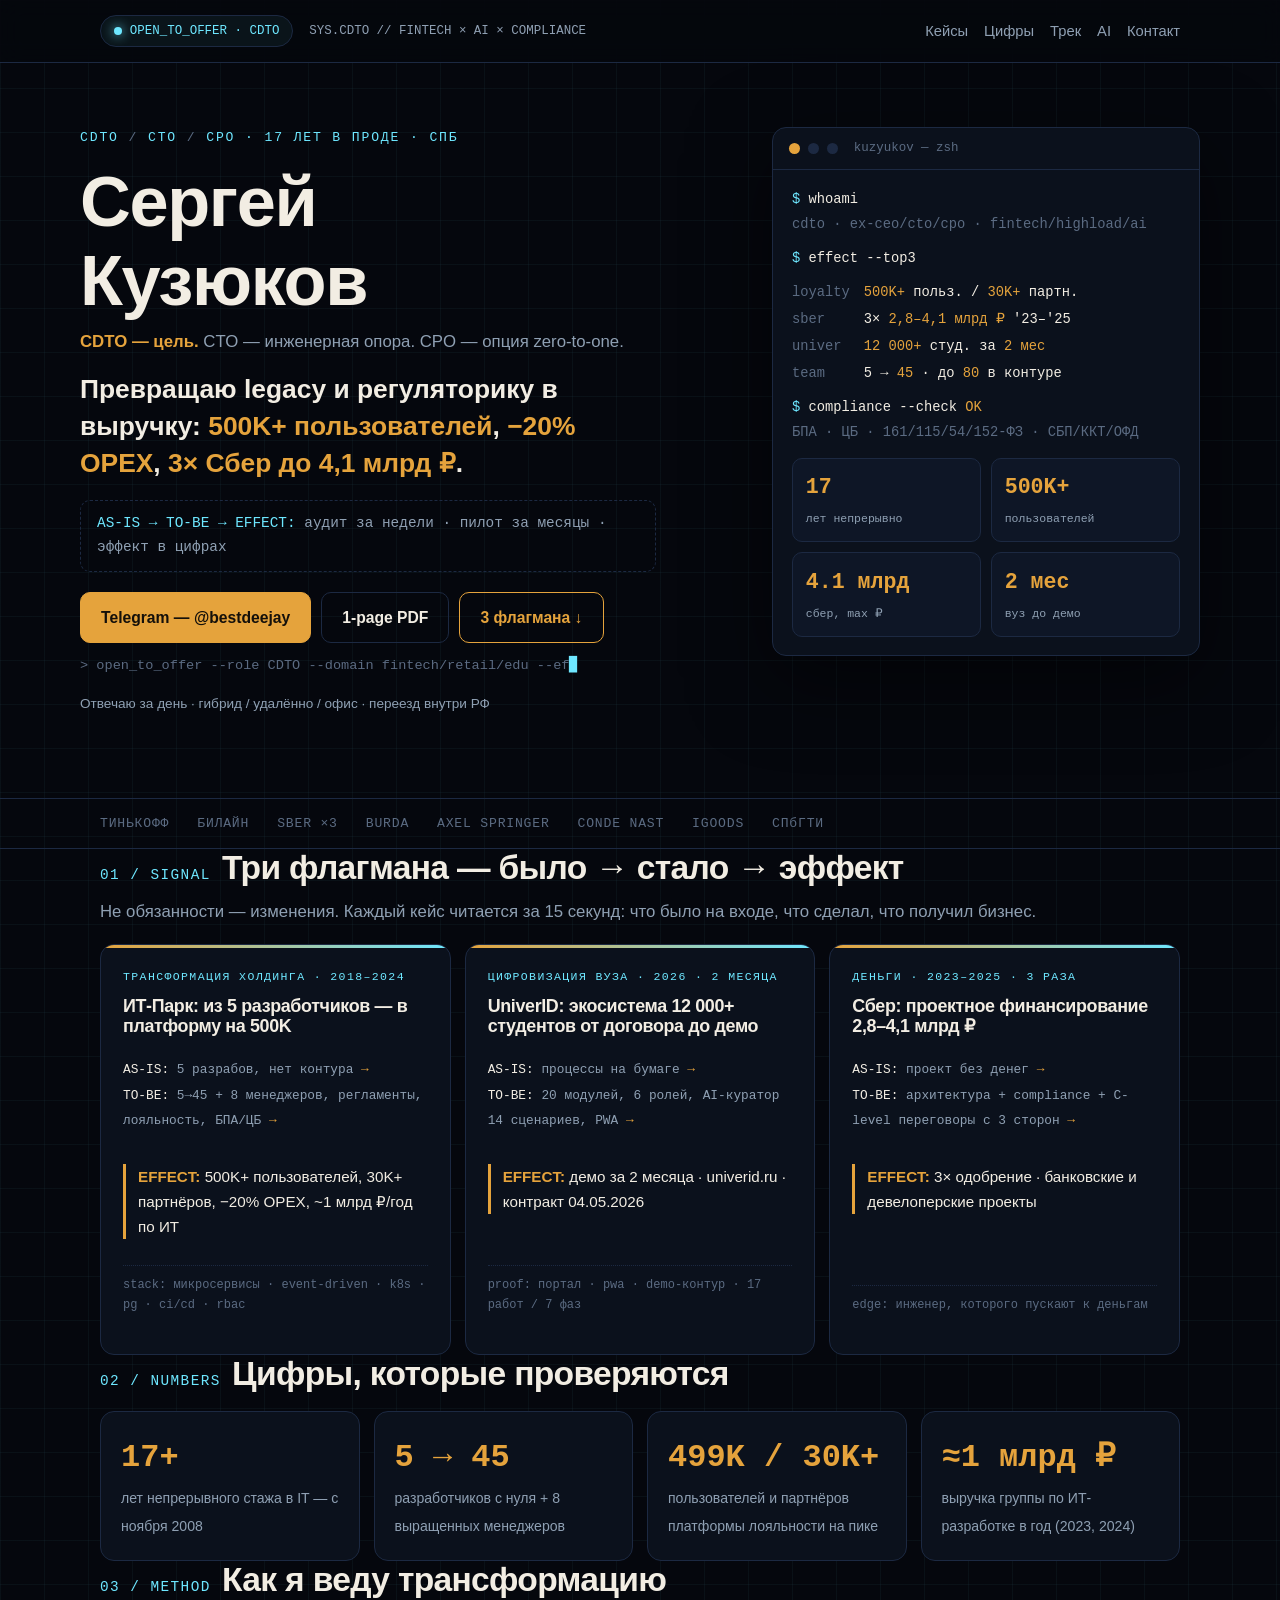
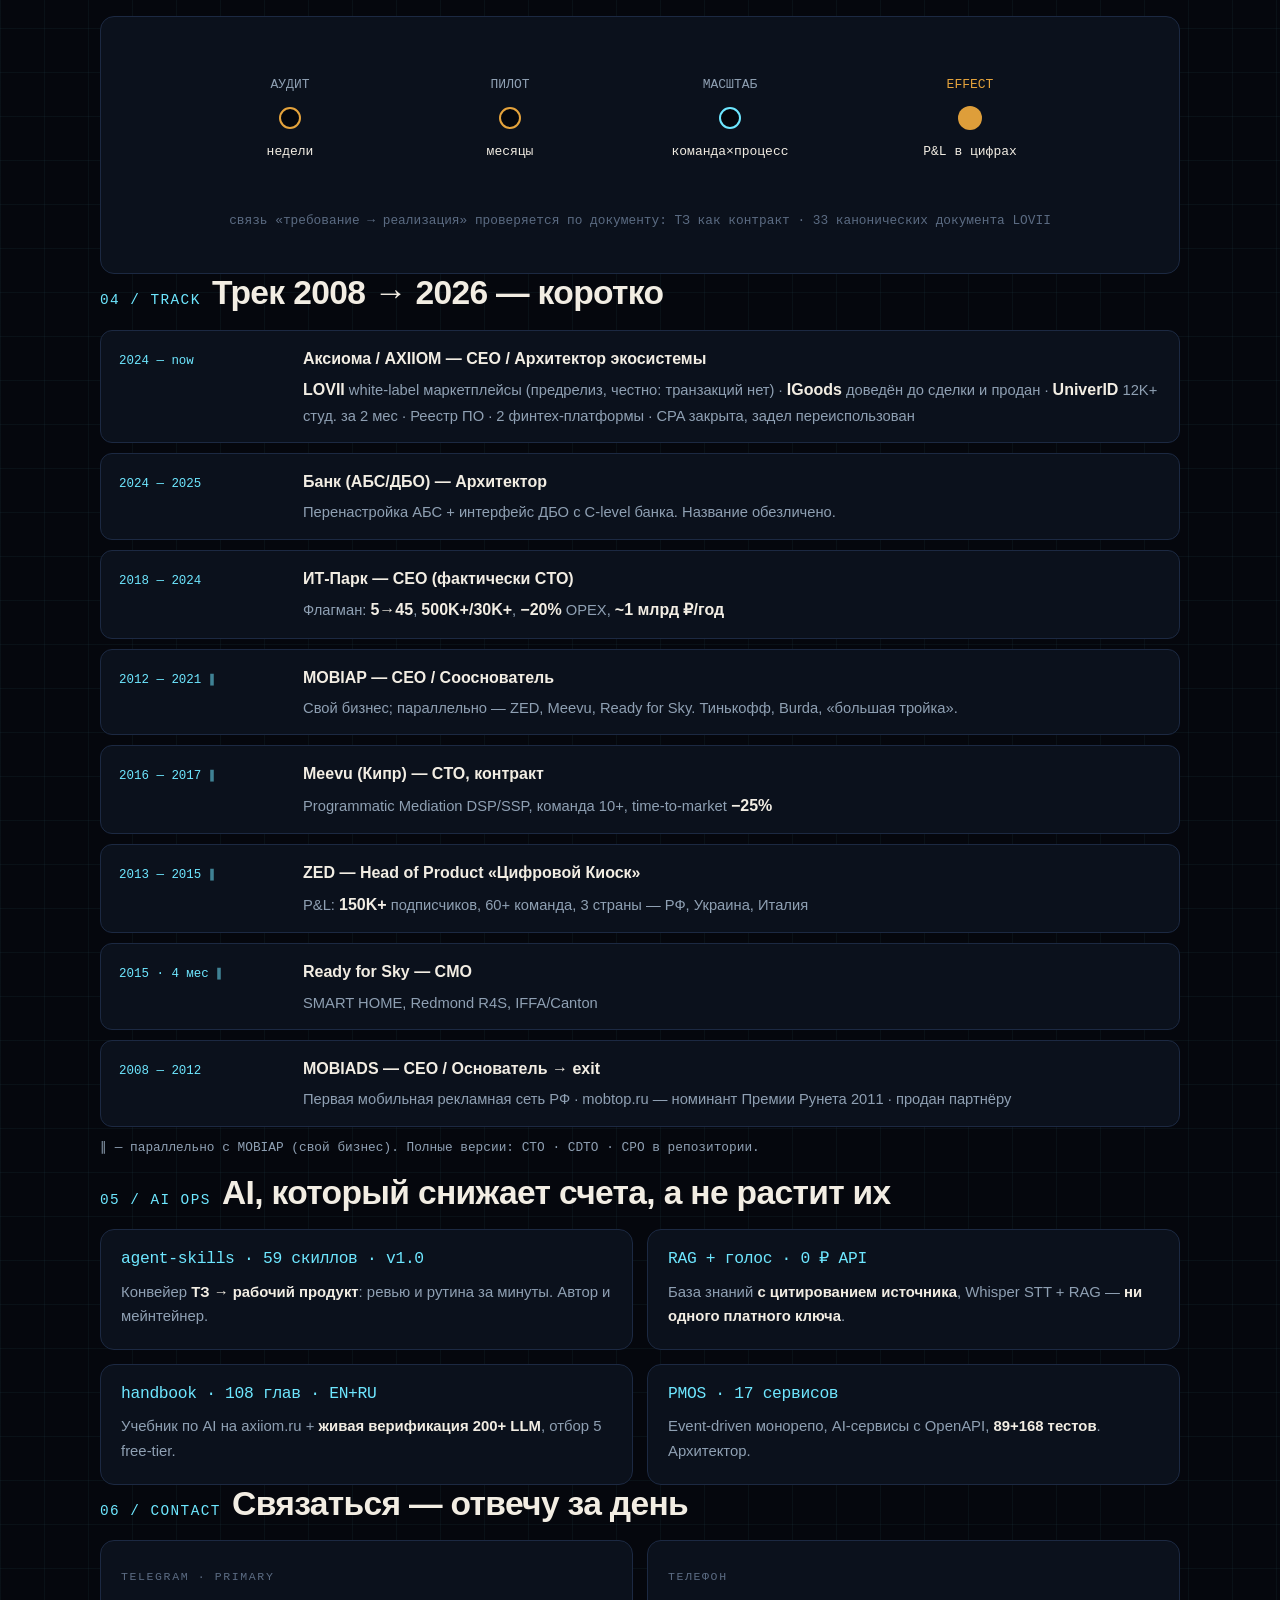
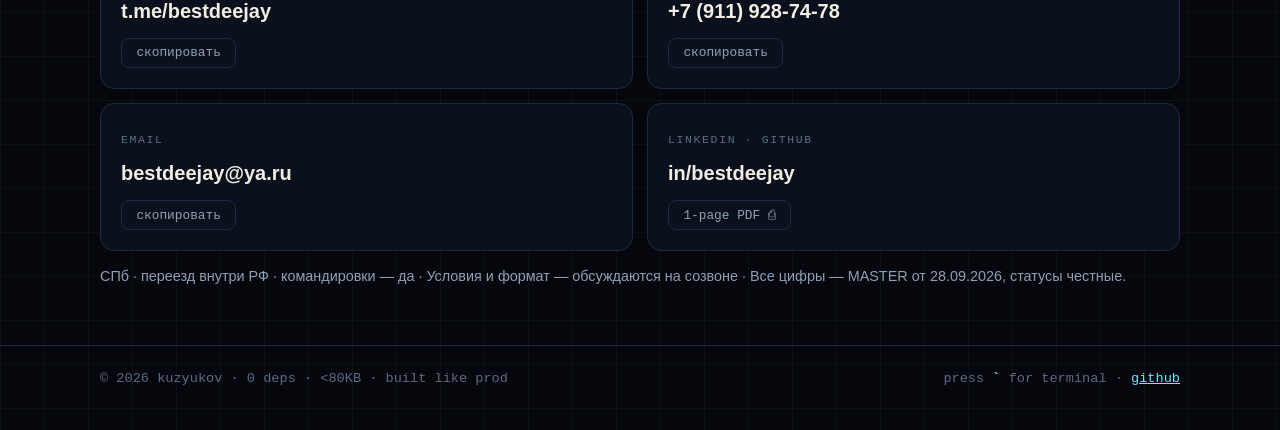
<file: concept-cdto.html>
<!DOCTYPE html>
<html lang="ru">
<head>
<meta charset="utf-8">
<meta name="viewport" content="width=device-width, initial-scale=1">
<title>Сергей Кузюков — CDTO · Трансформация с P&L-ответственностью</title>
<meta name="description" content="CDTO: превращаю legacy и регуляторику в выручку. 500K+ пользователей, 5→45 команда, 3× Сбер 2,8–4,1 млрд ₽, вуз 12 000+ студентов за 2 месяца. Финтех, БПА/ЦБ, highload, AI.">
<style>
:root{
  --bg:#05070D; --panel:#0B111C; --panel2:#0E1626; --line:#1C2942;
  --text:#F2EDE3; --muted:#8FA0B3; --dim:#5B6B82;
  --amber:#E5A33C; --phosphor:#6EE7FF;
  --f-d:-apple-system,BlinkMacSystemFont,"Segoe UI",Inter,Manrope,Roboto,Arial,sans-serif;
  --f-m:ui-monospace,"JetBrains Mono",SFMono-Regular,Menlo,Consolas,monospace;
  --r:14px; --max:1120px;
}
*{box-sizing:border-box}
html{scroll-behavior:smooth;scroll-padding-top:84px}
body{margin:0;background:var(--bg);color:var(--text);font-family:var(--f-d);font-size:1.05rem;line-height:1.65;
  background-image:linear-gradient(rgba(110,231,255,.045) 1px,transparent 1px),linear-gradient(90deg,rgba(110,231,255,.045) 1px,transparent 1px);
  background-size:44px 44px;}
::selection{background:var(--amber);color:#111}
a{color:var(--phosphor)}
h1,h2,h3{line-height:1.12;margin:0 0 .7rem;letter-spacing:-.02em}
h1{font-size:clamp(2.6rem,6.4vw,4.4rem);font-weight:800}
h2{font-size:clamp(1.5rem,3.2vw,2.1rem);font-weight:800}
h2 .n{font-family:var(--f-m);font-size:.9rem;color:var(--phosphor);font-weight:400;margin-right:.7rem;letter-spacing:.1em}
p{margin:0 0 1rem}
.wrap{max-width:var(--max);margin:0 auto;padding:0 20px}
.mono{font-family:var(--f-m)}
.muted{color:var(--muted)}
.skip{position:absolute;left:16px;top:-100px;background:var(--amber);color:#111;padding:.5rem 1rem;border-radius:8px;font-weight:700;z-index:99}
.skip:focus{top:12px}
/* topbar */
.top{position:sticky;top:0;z-index:50;background:rgba(5,7,13,.86);backdrop-filter:blur(12px);border-bottom:1px solid var(--line)}
.top-in{display:flex;align-items:center;gap:16px;min-height:62px;flex-wrap:wrap;padding-top:8px;padding-bottom:8px}
.status{display:inline-flex;align-items:center;gap:8px;font-family:var(--f-m);font-size:.78rem;color:var(--phosphor);border:1px solid var(--line);border-radius:999px;padding:.3rem .8rem;background:rgba(110,231,255,.06)}
.dot{width:8px;height:8px;border-radius:50%;background:var(--phosphor);box-shadow:0 0 12px var(--phosphor);animation:pulse 2s infinite}
@keyframes pulse{50%{opacity:.35}}
nav{display:flex;gap:16px;margin-left:auto;flex-wrap:wrap;font-size:.92rem}
nav a{color:var(--muted);text-decoration:none}
nav a:hover{color:var(--phosphor)}
.btn{display:inline-block;padding:.72rem 1.25rem;border-radius:10px;font-weight:700;text-decoration:none;border:1px solid var(--amber);color:var(--amber);font-size:.98rem}
.btn:hover{background:rgba(229,163,60,.12)}
.btn-p{background:var(--amber);color:#14100a;border-color:var(--amber)}
.btn-p:hover{background:#f2bd61}
.btn-g{border-color:var(--line);color:var(--text)}
.btn-g:hover{border-color:var(--phosphor);color:var(--phosphor)}
/* hero */
.hero{padding:64px 0 40px;position:relative}
.hero-grid{display:grid;grid-template-columns:1.55fr 1fr;gap:28px;align-items:start}
.eyebrow{font-family:var(--f-m);font-size:.82rem;color:var(--phosphor);letter-spacing:.14em;text-transform:uppercase;margin-bottom:14px}
.eyebrow .sep{color:var(--dim)}
.role-line{font-size:1.05rem;color:var(--muted);margin-top:-4px}
.role-line b{color:var(--amber)}
.lead{font-size:clamp(1.25rem,2.6vw,1.65rem);line-height:1.4;font-weight:600;max-width:32rem}
.lead em{font-style:normal;color:var(--amber)}
.formula{font-family:var(--f-m);font-size:.9rem;color:var(--muted);border:1px dashed var(--line);border-radius:10px;padding:.7rem 1rem;margin:18px 0;max-width:36rem}
.formula b{color:var(--phosphor);font-weight:400}
.cta{display:flex;gap:10px;flex-wrap:wrap;margin:20px 0 12px}
.typed{font-family:var(--f-m);font-size:.85rem;color:var(--dim);min-height:1.6em}
.typed::after{content:"▊";color:var(--phosphor);animation:pulse 1.1s infinite}
/* terminal card */
.term{background:var(--panel);border:1px solid var(--line);border-radius:var(--r);overflow:hidden;box-shadow:0 24px 80px rgba(0,0,0,.5)}
.term-bar{display:flex;gap:8px;align-items:center;padding:.65rem 1rem;border-bottom:1px solid var(--line);font-family:var(--f-m);font-size:.78rem;color:var(--dim)}
.term-bar i{width:11px;height:11px;border-radius:50%;background:var(--line)}
.term-bar i:first-child{background:var(--amber)}
.term-body{padding:1.1rem 1.2rem;font-family:var(--f-m);font-size:.86rem;line-height:1.8}
.term-body .p{color:var(--phosphor)} .term-body .a{color:var(--amber)} .term-body .d{color:var(--dim)}
.kv{display:grid;grid-template-columns:auto 1fr;gap:2px 14px;margin:.6rem 0}
.kv dt{color:var(--dim)} .kv dd{margin:0;color:var(--text)}
.mini-stats{display:grid;grid-template-columns:1fr 1fr;gap:10px;margin-top:12px}
.mini-stats div{background:var(--panel2);border:1px solid var(--line);border-radius:10px;padding:.6rem .8rem}
.mini-stats b{display:block;font-size:1.35rem;color:var(--amber);font-weight:700}
.mini-stats span{font-size:.72rem;color:var(--muted);font-family:var(--f-m)}
/* logos */
.logos{border-top:1px solid var(--line);border-bottom:1px solid var(--line);padding:14px 0;margin:26px 0 0;overflow:hidden}
.logos div{display:flex;gap:28px;flex-wrap:wrap;font-family:var(--f-m);font-size:.82rem;color:var(--dim);letter-spacing:.06em}
/* sections */
section{padding:46px 0 8px}
.cards3{display:grid;grid-template-columns:repeat(3,1fr);gap:14px;margin-top:18px}
.case{background:var(--panel);border:1px solid var(--line);border-radius:var(--r);padding:22px;display:flex;flex-direction:column;gap:10px;position:relative;overflow:hidden}
.case::before{content:"";position:absolute;top:0;left:0;right:0;height:3px;background:linear-gradient(90deg,var(--amber),var(--phosphor))}
.case h3{font-size:1.12rem}
.case .tag{font-family:var(--f-m);font-size:.72rem;color:var(--phosphor);letter-spacing:.12em;text-transform:uppercase}
.flow{font-family:var(--f-m);font-size:.8rem;color:var(--muted);line-height:2}
.flow b{color:var(--text);font-weight:400}
.flow .arr{color:var(--amber)}
.effect{font-size:.95rem;border-left:3px solid var(--amber);padding-left:12px;margin-top:4px}
.effect b{color:var(--amber)}
.stack{font-family:var(--f-m);font-size:.75rem;color:var(--dim);margin-top:auto;padding-top:10px;border-top:1px dotted var(--line)}
/* numbers */
.nums{display:grid;grid-template-columns:repeat(4,1fr);gap:14px;margin-top:18px}
.num{background:var(--panel);border:1px solid var(--line);border-radius:var(--r);padding:20px}
.num b{display:block;font-family:var(--f-m);font-size:2rem;color:var(--amber);font-weight:700}
.num span{font-size:.88rem;color:var(--muted)}
/* track */
.track{list-style:none;margin:18px 0 0;padding:0;display:grid;gap:10px}
.track li{background:var(--panel);border:1px solid var(--line);border-radius:12px;padding:14px 18px;display:grid;grid-template-columns:170px 1fr;gap:14px;align-items:baseline}
.track time{font-family:var(--f-m);font-size:.78rem;color:var(--phosphor)}
.track b{font-size:1rem}
.track p{margin:.3rem 0 0;font-size:.92rem;color:var(--muted)}
.track p b{color:var(--text);font-weight:600}
/* ai */
.ai-grid{display:grid;grid-template-columns:1fr 1fr;gap:14px;margin-top:18px}
.ai{background:var(--panel);border:1px solid var(--line);border-radius:var(--r);padding:20px}
.ai h3{font-size:1.02rem;color:var(--phosphor);font-family:var(--f-m);font-weight:400}
.ai p{font-size:.93rem;color:var(--muted);margin:0}
.ai p b{color:var(--text)}
/* graph */
.graph{background:var(--panel);border:1px solid var(--line);border-radius:var(--r);padding:26px 22px;margin-top:18px;text-align:center}
.graph svg{width:100%;max-width:860px;height:auto}
.graph .cap{font-family:var(--f-m);font-size:.8rem;color:var(--dim);margin-top:8px}
/* contact */
.contact-grid{display:grid;grid-template-columns:1fr 1fr;gap:14px;margin-top:18px}
.c-card{background:var(--panel);border:1px solid var(--line);border-radius:var(--r);padding:20px}
.c-card span{font-family:var(--f-m);font-size:.72rem;text-transform:uppercase;letter-spacing:.14em;color:var(--dim)}
.c-card a{display:block;font-size:1.25rem;font-weight:700;color:var(--text);text-decoration:none;margin-top:6px}
.c-card a:hover{color:var(--amber)}
.c-card button{margin-top:10px;background:none;border:1px solid var(--line);color:var(--muted);border-radius:8px;padding:.4rem .9rem;font-family:var(--f-m);font-size:.8rem;cursor:pointer}
.c-card button:hover{border-color:var(--phosphor);color:var(--phosphor)}
footer{border-top:1px solid var(--line);margin-top:56px;padding:22px 0 40px;color:var(--dim);font-size:.85rem;font-family:var(--f-m)}
.foot{display:flex;justify-content:space-between;gap:12px;flex-wrap:wrap}
.reveal{opacity:0;transform:translateY(18px);transition:opacity .6s ease,transform .6s ease}
.reveal.on{opacity:1;transform:none}
.toast{position:fixed;bottom:24px;left:50%;transform:translateX(-50%) translateY(20px);background:var(--amber);color:#111;font-weight:700;padding:.6rem 1.2rem;border-radius:10px;opacity:0;transition:.3s;z-index:99}
.toast.show{opacity:1;transform:translateX(-50%) translateY(0)}
@media(max-width:920px){.hero-grid{grid-template-columns:1fr}.cards3{grid-template-columns:1fr}.nums{grid-template-columns:1fr 1fr}.ai-grid{grid-template-columns:1fr}.contact-grid{grid-template-columns:1fr}.track li{grid-template-columns:1fr}}
@media(max-width:560px){.nums{grid-template-columns:1fr}nav{font-size:.82rem}}
@media(prefers-reduced-motion:reduce){html{scroll-behavior:auto}.reveal{opacity:1;transform:none}.dot,.typed::after{animation:none}}
@media print{
  body{background:#fff;color:#111;background-image:none;font-size:10pt}
  .top,.logos,.typed,.cta,.graph,.toast,.no-print{display:none!important}
  .hero{padding:0}.hero-grid{grid-template-columns:1fr}
  .term,.case,.num,.ai,.c-card,.track li{background:#fff!important;border:1px solid #ccc!important;box-shadow:none!important;color:#111}
  h1{font-size:26pt}h2{font-size:15pt} .muted,.role-line{color:#444!important}
  .num b,.effect b,.mini-stats b{color:#111!important}
  section{padding:12px 0} footer{margin-top:12px}
}
</style>
</head>
<body>
<a class="skip" href="#main">Перейти к содержимому</a>
<header class="top">
  <div class="wrap top-in">
    <span class="status"><span class="dot"></span>OPEN_TO_OFFER · CDTO</span>
    <span class="mono muted" style="font-size:.78rem">SYS.CDTO // FINTECH × AI × COMPLIANCE</span>
    <nav aria-label="Разделы">
      <a href="#signal">Кейсы</a><a href="#numbers">Цифры</a><a href="#track">Трек</a>
      <a href="#ai">AI</a><a href="#contact">Контакт</a>
    </nav>
  </div>
</header>
<main id="main">
<div class="wrap hero">
  <div class="hero-grid">
    <div>
      <p class="eyebrow">CDTO <span class="sep">/</span> CTO <span class="sep">/</span> CPO · 17 лет в проде · СПб</p>
      <h1>Сергей<br>Кузюков</h1>
      <p class="role-line"><b>CDTO — цель.</b> CTO — инженерная опора. CPO — опция zero-to-one.</p>
      <p class="lead">Превращаю legacy и регуляторику в выручку: <em>500K+ пользователей</em>, <em>−20% OPEX</em>, <em>3× Сбер до 4,1 млрд ₽</em>.</p>
      <p class="formula"><b>AS-IS → TO-BE → EFFECT:</b> аудит за недели · пилот за месяцы · эффект в цифрах</p>
      <div class="cta">
        <a class="btn btn-p" href="https://t.me/bestdeejay">Telegram — @bestdeejay</a>
        <a class="btn btn-g" href="#" onclick="window.print();return false;">1-page PDF</a>
        <a class="btn" href="#signal">3 флагмана ↓</a>
      </div>
      <p class="typed" id="typed"></p>
      <p class="muted" style="font-size:.85rem">Отвечаю за день · гибрид / удалённо / офис · переезд внутри РФ</p>
    </div>
    <aside class="term" aria-label="Досье-терминал">
      <div class="term-bar"><i></i><i></i><i></i><span style="margin-left:8px">kuzyukov — zsh</span></div>
      <div class="term-body">
        <div><span class="p">$</span> whoami</div>
        <div class="d">cdto · ex-ceo/cto/cpo · fintech/highload/ai</div>
        <div style="margin-top:.6rem"><span class="p">$</span> effect --top3</div>
        <dl class="kv">
          <dt>loyalty</dt><dd><span class="a">500K+</span> польз. / <span class="a">30K+</span> партн.</dd>
          <dt>sber</dt><dd>3× <span class="a">2,8–4,1 млрд ₽</span> ′23–′25</dd>
          <dt>univer</dt><dd><span class="a">12 000+</span> студ. за <span class="a">2 мес</span></dd>
          <dt>team</dt><dd>5 → <span class="a">45</span> · до <span class="a">80</span> в контуре</dd>
        </dl>
        <div><span class="p">$</span> compliance --check <span class="a">OK</span></div>
        <div class="d">БПА · ЦБ · 161/115/54/152-ФЗ · СБП/ККТ/ОФД</div>
        <div class="mini-stats">
          <div><b data-count="17" data-suffix="">0</b><span>лет непрерывно</span></div>
          <div><b data-count="500" data-suffix="K+">0</b><span>пользователей</span></div>
          <div><b data-count="4.1" data-dec="1" data-suffix=" млрд">0</b><span>сбер, max ₽</span></div>
          <div><b data-count="2" data-suffix=" мес">0</b><span>вуз до демо</span></div>
        </div>
      </div>
    </aside>
  </div>
</div>
<div class="logos no-print"><div class="wrap"><div>
  <span>ТИНЬКОФФ</span><span>БИЛАЙН</span><span>SBER ×3</span><span>BURDA</span><span>AXEL SPRINGER</span><span>CONDE NAST</span><span>IGOODS</span><span>СПбГТИ</span>
</div></div></div>

<section class="wrap" id="signal">
  <h2 class="reveal"><span class="n">01 / SIGNAL</span>Три флагмана — было → стало → эффект</h2>
  <p class="muted reveal" style="max-width:60rem">Не обязанности — изменения. Каждый кейс читается за 15 секунд: что было на входе, что сделал, что получил бизнес.</p>
  <div class="cards3">
    <article class="case reveal">
      <span class="tag">Трансформация холдинга · 2018–2024</span>
      <h3>ИТ-Парк: из 5 разработчиков — в платформу на 500K</h3>
      <p class="flow"><b>AS-IS:</b> 5 разрабов, нет контура <span class="arr">→</span><br><b>TO-BE:</b> 5→45 + 8 менеджеров, регламенты, лояльность, БПА/ЦБ <span class="arr">→</span></p>
      <p class="effect"><b>EFFECT:</b> 500K+ пользователей, 30K+ партнёров, −20% OPEX, ~1 млрд ₽/год по ИТ</p>
      <p class="stack">stack: микросервисы · event-driven · k8s · pg · ci/cd · rbac</p>
    </article>
    <article class="case reveal">
      <span class="tag">Цифровизация вуза · 2026 · 2 месяца</span>
      <h3>UniverID: экосистема 12 000+ студентов от договора до демо</h3>
      <p class="flow"><b>AS-IS:</b> процессы на бумаге <span class="arr">→</span><br><b>TO-BE:</b> 20 модулей, 6 ролей, AI-куратор 14 сценариев, PWA <span class="arr">→</span></p>
      <p class="effect"><b>EFFECT:</b> демо за 2 месяца · univerid.ru · контракт 04.05.2026</p>
      <p class="stack">proof: портал · pwa · demo-контур · 17 работ / 7 фаз</p>
    </article>
    <article class="case reveal">
      <span class="tag">Деньги · 2023–2025 · 3 раза</span>
      <h3>Сбер: проектное финансирование 2,8–4,1 млрд ₽</h3>
      <p class="flow"><b>AS-IS:</b> проект без денег <span class="arr">→</span><br><b>TO-BE:</b> архитектура + compliance + C-level переговоры с 3 сторон <span class="arr">→</span></p>
      <p class="effect"><b>EFFECT:</b> 3× одобрение · банковские и девелоперские проекты</p>
      <p class="stack">edge: инженер, которого пускают к деньгам</p>
    </article>
  </div>
</section>

<section class="wrap" id="numbers">
  <h2 class="reveal"><span class="n">02 / NUMBERS</span>Цифры, которые проверяются</h2>
  <div class="nums">
    <div class="num reveal"><b data-count="17" data-suffix="+">0</b><span>лет непрерывного стажа в IT — с ноября 2008</span></div>
    <div class="num reveal"><b>5 → 45</b><span>разработчиков с нуля + 8 выращенных менеджеров</span></div>
    <div class="num reveal"><b data-count="500" data-suffix="K / 30K+">0</b><span>пользователей и партнёров платформы лояльности на пике</span></div>
    <div class="num reveal"><b>≈1 млрд ₽</b><span>выручка группы по ИТ-разработке в год (2023, 2024)</span></div>
  </div>
</section>

<section class="wrap" id="graph-s">
  <h2 class="reveal"><span class="n">03 / METHOD</span>Как я веду трансформацию</h2>
  <div class="graph reveal">
    <svg viewBox="0 0 860 150" role="img" aria-label="Схема: аудит, пилот, масштаб, эффект">
      <defs><linearGradient id="g" x1="0" y1="0" x2="1" y2="0">
        <stop offset="0" stop-color="#E5A33C"/><stop offset="1" stop-color="#6EE7FF"/>
      </linearGradient></defs>
      <line x1="40" y1="75" x2="820" y2="75" stroke="url(#g)" stroke-width="2" stroke-dasharray="8 8">
        <animate attributeName="stroke-dashoffset" from="0" to="-160" dur="6s" repeatCount="indefinite"/>
      </line>
      <g font-family="ui-monospace,monospace" font-size="13" text-anchor="middle">
        <circle cx="80" cy="75" r="10" fill="#05070D" stroke="#E5A33C" stroke-width="2"/><text x="80" y="45" fill="#8FA0B3">АУДИТ</text><text x="80" y="112" fill="#F2EDE3">недели</text>
        <circle cx="300" cy="75" r="10" fill="#05070D" stroke="#E5A33C" stroke-width="2"/><text x="300" y="45" fill="#8FA0B3">ПИЛОТ</text><text x="300" y="112" fill="#F2EDE3">месяцы</text>
        <circle cx="520" cy="75" r="10" fill="#05070D" stroke="#6EE7FF" stroke-width="2"/><text x="520" y="45" fill="#8FA0B3">МАСШТАБ</text><text x="520" y="112" fill="#F2EDE3">команда×процесс</text>
        <circle cx="760" cy="75" r="12" fill="#E5A33C"><animate attributeName="opacity" values="1;.4;1" dur="2s" repeatCount="indefinite"/></circle><text x="760" y="45" fill="#E5A33C">EFFECT</text><text x="760" y="112" fill="#F2EDE3">P&amp;L в цифрах</text>
      </g>
    </svg>
    <p class="cap">связь «требование → реализация» проверяется по документу: ТЗ как контракт · 33 канонических документа LOVII</p>
  </div>
</section>

<section class="wrap" id="track">
  <h2 class="reveal"><span class="n">04 / TRACK</span>Трек 2008 → 2026 — коротко</h2>
  <ol class="track">
    <li class="reveal"><time>2024 — now</time><div><b>Аксиома / AXIIOM — CEO / Архитектор экосистемы</b><p><b>LOVII</b> white-label маркетплейсы (предрелиз, честно: транзакций нет) · <b>IGoods</b> доведён до сделки и продан · <b>UniverID</b> 12K+ студ. за 2 мес · Реестр ПО · 2 финтех-платформы · CPA закрыта, задел переиспользован</p></div></li>
    <li class="reveal"><time>2024 — 2025</time><div><b>Банк (АБС/ДБО) — Архитектор</b><p>Перенастройка АБС + интерфейс ДБО с C-level банка. Название обезличено.</p></div></li>
    <li class="reveal"><time>2018 — 2024</time><div><b>ИТ-Парк — CEO (фактически CTO)</b><p>Флагман: <b>5→45</b>, <b>500K+/30K+</b>, <b>−20%</b> OPEX, <b>~1 млрд ₽/год</b></p></div></li>
    <li class="reveal"><time>2012 — 2021 ∥</time><div><b>MOBIAP — CEO / Сооснователь</b><p>Свой бизнес; параллельно — ZED, Meevu, Ready for Sky. Тинькофф, Burda, «большая тройка».</p></div></li>
    <li class="reveal"><time>2016 — 2017 ∥</time><div><b>Meevu (Кипр) — CTO, контракт</b><p>Programmatic Mediation DSP/SSP, команда 10+, time-to-market <b>−25%</b></p></div></li>
    <li class="reveal"><time>2013 — 2015 ∥</time><div><b>ZED — Head of Product «Цифровой Киоск»</b><p>P&amp;L: <b>150K+</b> подписчиков, 60+ команда, 3 страны — РФ, Украина, Италия</p></div></li>
    <li class="reveal"><time>2015 · 4 мес ∥</time><div><b>Ready for Sky — CMO</b><p>SMART HOME, Redmond R4S, IFFA/Canton</p></div></li>
    <li class="reveal"><time>2008 — 2012</time><div><b>MOBIADS — CEO / Основатель → exit</b><p>Первая мобильная рекламная сеть РФ · mobtop.ru — номинант Премии Рунета 2011 · продан партнёру</p></div></li>
  </ol>
  <p class="muted mono" style="font-size:.8rem;margin-top:10px">∥ — параллельно с MOBIAP (свой бизнес). Полные версии: CTO · CDTO · CPO в репозитории.</p>
</section>

<section class="wrap" id="ai">
  <h2 class="reveal"><span class="n">05 / AI OPS</span>AI, который снижает счета, а не растит их</h2>
  <div class="ai-grid">
    <div class="ai reveal"><h3>agent-skills · 59 скиллов · v1.0</h3><p>Конвейер <b>ТЗ → рабочий продукт</b>: ревью и рутина за минуты. Автор и мейнтейнер.</p></div>
    <div class="ai reveal"><h3>RAG + голос · 0 ₽ API</h3><p>База знаний <b>с цитированием источника</b>, Whisper STT + RAG — <b>ни одного платного ключа</b>.</p></div>
    <div class="ai reveal"><h3>handbook · 108 глав · EN+RU</h3><p>Учебник по AI на axiiom.ru + <b>живая верификация 200+ LLM</b>, отбор 5 free-tier.</p></div>
    <div class="ai reveal"><h3>PMOS · 17 сервисов</h3><p>Event-driven монорепо, AI-сервисы с OpenAPI, <b>89+168 тестов</b>. Архитектор.</p></div>
  </div>
</section>

<section class="wrap" id="contact">
  <h2 class="reveal"><span class="n">06 / CONTACT</span>Связаться — отвечу за день</h2>
  <div class="contact-grid">
    <div class="c-card reveal"><span>Telegram · primary</span><a href="https://t.me/bestdeejay">t.me/bestdeejay</a><button data-copy="@bestdeejay">скопировать</button></div>
    <div class="c-card reveal"><span>Телефон</span><a href="tel:+79119287478">+7 (911) 928-74-78</a><button data-copy="+79119287478">скопировать</button></div>
    <div class="c-card reveal"><span>Email</span><a href="mailto:bestdeejay@ya.ru">bestdeejay@ya.ru</a><button data-copy="bestdeejay@ya.ru">скопировать</button></div>
    <div class="c-card reveal"><span>LinkedIn · GitHub</span><a href="https://www.linkedin.com/in/bestdeejay">in/bestdeejay</a><button onclick="window.print();return false;">1-page PDF ⎙</button></div>
  </div>
  <p class="muted" style="margin-top:14px;font-size:.9rem">СПб · переезд внутри РФ · командировки — да · Условия и формат — обсуждаются на созвоне · Все цифры — MASTER от 28.09.2026, статусы честные.</p>
</section>
</main>
<footer><div class="wrap foot">
  <span>© <span id="y">2026</span> kuzyukov · 0 deps · &lt;80KB · built like prod</span>
  <span class="no-print">press <b style="color:var(--phosphor)">`</b> for terminal · <a href="https://github.com/bestdeejay-design/resume">github</a></span>
</div></footer>
<div class="toast" id="toast">скопировано ✓</div>
<script>
(function(){"use strict";
document.getElementById('y').textContent=new Date().getFullYear();
/* typed */
var el=document.getElementById('typed'),
s="> open_to_offer --role CDTO --domain fintech/retail/edu --effect P&L",i=0,rm=matchMedia('(prefers-reduced-motion: reduce)').matches;
if(el){if(rm){el.textContent=s;}else{(function t(){if(i<=s.length){el.textContent=s.slice(0,i++);setTimeout(t,28);}})();}}
/* count-up */
function count(b){var t=parseFloat(b.dataset.count),d=parseInt(b.dataset.dec||'0',10),suf=b.dataset.suffix||'',st=null;
  function f(ts){if(!st)st=ts;var p=Math.min((ts-st)/1200,1),e=1-Math.pow(1-p,3),v=(t*e).toFixed(d);
    b.textContent=(d?v:Math.round(t*e))+suf;if(p<1)requestAnimationFrame(f);}requestAnimationFrame(f);}
var io=new IntersectionObserver(function(es){es.forEach(function(e){if(e.isIntersecting){e.target.querySelectorAll('[data-count]').forEach(count);io.unobserve(e.target);}});},{threshold:.3});
document.querySelectorAll('.term,.nums,.mini-stats').forEach(function(n){io.observe(n);});
document.querySelectorAll('.num b[data-count]').forEach(function(b){new IntersectionObserver(function(es,o){es.forEach(function(e){if(e.isIntersecting){count(b);o.disconnect();}});}).observe(b);});
/* reveal */
var ro=new IntersectionObserver(function(es){es.forEach(function(e){if(e.isIntersecting){e.target.classList.add('on');ro.unobserve(e.target);}});},{threshold:.12});
document.querySelectorAll('.reveal').forEach(function(n){ro.observe(n);});
/* copy */
var toast=document.getElementById('toast'),tt;
document.querySelectorAll('[data-copy]').forEach(function(btn){btn.addEventListener('click',function(){
  var v=btn.dataset.copy;
  if(navigator.clipboard)navigator.clipboard.writeText(v);
  toast.textContent='скопировано: '+v;toast.classList.add('show');clearTimeout(tt);tt=setTimeout(function(){toast.classList.remove('show');},1600);});});
/* console easter egg */
console.log('%c kuzyukov --help ','background:#E5A33C;color:#111;font-weight:bold',
'\n cases   → 3 флагмана с эффектом\n stack   → kafka/k8s/pg/go · БПА/ЦБ/161/115-ФЗ\n ai      → 59 skills · RAG 0₽ · 108 глав\n contact → t.me/bestdeejay');
})();
</script>
</body>
</html>
</file>
